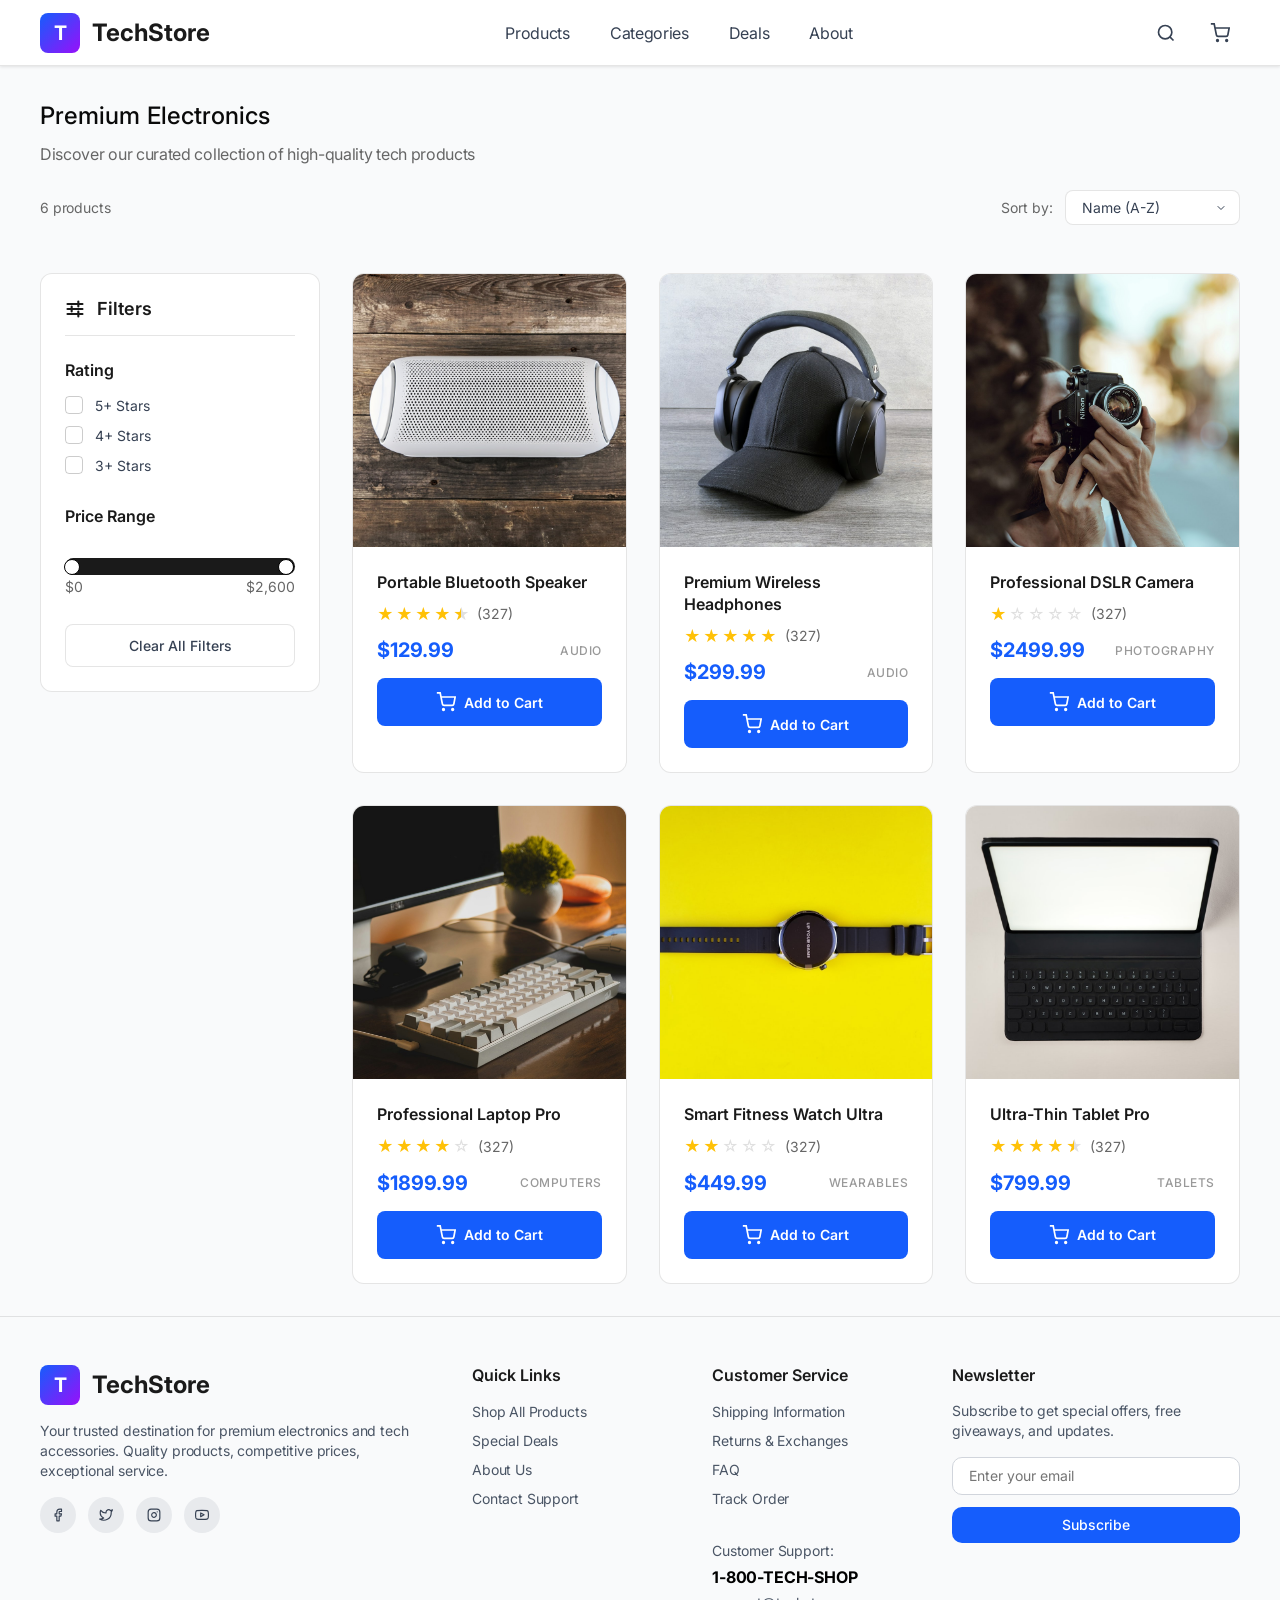
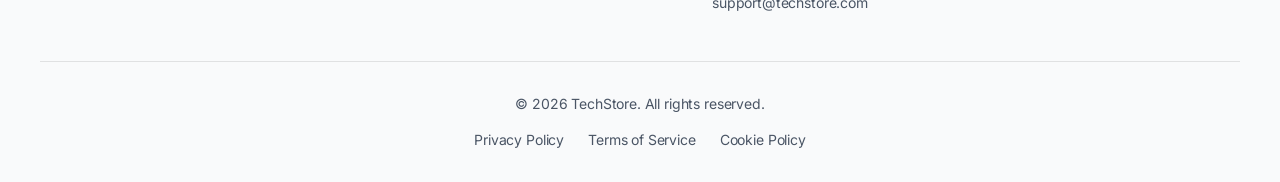
<file: index.html>
<!DOCTYPE html>
<html lang="ru">
<head>
    <meta charset="UTF-8">
    <meta name="viewport" content="width=device-width, initial-scale=1.0">
    <meta name="description" content="Premium Electronics - Discover our curated collection of high-quality tech products">
    <title>Catalog - TechStore</title>
    
    <link rel="preconnect" href="https://fonts.googleapis.com">
    <link rel="preconnect" href="https://fonts.gstatic.com" crossorigin>
    <link href="https://fonts.googleapis.com/css2?family=Inter:wght@400;500;600;700&display=swap" rel="stylesheet">
    
    <link rel="stylesheet" href="css/header.css">
    <link rel="stylesheet" href="css/catalog.css">
    <link rel="stylesheet" href="css/footer.css">
</head>
<body>
    <script src="../js/header.js"></script>
    
    <main class="catalog-page">
        <div class="container">
            <div class="page-header">
                <h1 class="page-title">Premium Electronics</h1>
                <p class="page-subtitle">Discover our curated collection of high-quality tech products</p>
            </div>

            <div class="catalog-info">
               <button class="mobile-filters-btn" id="mobileFiltersBtn">
                    <svg width="20" height="20" viewBox="0 0 24 24" fill="none" stroke="currentColor" stroke-width="2.5" stroke-linecap="round" stroke-linejoin="round">
                        
                        <line x1="3" y1="6" x2="21" y2="6"></line>
                        <line x1="16" y1="3" x2="16" y2="9"></line>
                        
                        <line x1="3" y1="12" x2="21" y2="12"></line>
                        <line x1="8" y1="9" x2="8" y2="15"></line>
                        
                        <line x1="3" y1="18" x2="21" y2="18"></line>
                        <line x1="16" y1="15" x2="16" y2="21"></line>
                    </svg>
                    <span>Filters</span>
                </button>
                <span class="products-count">6 products</span>
                <div class="sort-wrapper">
                    <label for="sort" class="sort-label">Sort by:</label>
                    <select id="sort" class="sort-select">
                        <option value="name-asc">Name (A-Z)</option>
                        <option value="name-desc">Name (Z-A)</option> 
                        <option value="price-asc">Price (Low to High)</option>
                        <option value="price-desc">Price (High to Low)</option>
                    </select>
                </div>
            </div>
                        
            <div class="catalog-content">
               
                <aside class="filters-sidebar" id="filtersSidebar">
                    <div class="filters-header">
                        <svg width="20" height="20" viewBox="0 0 24 24" fill="none" stroke="currentColor" stroke-width="2.5" stroke-linecap="round" stroke-linejoin="round">
                            <line x1="3" y1="6" x2="21" y2="6"></line>
                            <line x1="16" y1="3" x2="16" y2="9"></line>
                            
                            <line x1="3" y1="12" x2="21" y2="12"></line>
                            <line x1="8" y1="9" x2="8" y2="15"></line>
                            
                            <line x1="3" y1="18" x2="21" y2="18"></line>
                            <line x1="16" y1="15" x2="16" y2="21"></line>
                        </svg>
                        <span>Filters</span>
                        
                        <button class="filters-close-btn" id="filtersCloseBtn" aria-label="Close filters">
                            <svg width="24" height="24" viewBox="0 0 24 24" fill="none" stroke="currentColor" stroke-width="2">
                                <line x1="18" y1="6" x2="6" y2="18"></line>
                                <line x1="6" y1="6" x2="18" y2="18"></line>
                            </svg>
                        </button>
                    </div>
                    
                    <div class="filter-section">
                        <h3 class="filter-title">Rating</h3>
                        <div class="filter-options">
                            <label class="filter-option">
                                <input type="checkbox" name="rating" value="5">
                                <span class="checkmark"></span>
                                <span class="option-text">5+ Stars</span>
                            </label>
                            <label class="filter-option">
                                <input type="checkbox" name="rating" value="4">
                                <span class="checkmark"></span>
                                <span class="option-text">4+ Stars</span>
                            </label>
                            <label class="filter-option">
                                <input type="checkbox" name="rating" value="3">
                                <span class="checkmark"></span>
                                <span class="option-text">3+ Stars</span>
                            </label>
                        </div>
                    </div>
                    
                    <div class="filter-section">
                        <h3 class="filter-title">Price Range</h3>
                        <div class="slider-group">
                            <div class="slider-container">
                                <div class="slider-track"></div>
                                <div class="slider-range" id="sliderRange"></div>
                                <input type="range" min="0" max="2600" value="0" step="10" id="minPrice">
                                <input type="range" min="0" max="2600" value="2600" step="10" id="maxPrice">
                                <div class="price-labels">
                                    <span id="minValue">$0</span>
                                    <span id="maxValue">$2600</span>
                                </div>
                            </div>
                        </div>
                    </div>
                    
                    <button class="clear-filters-btn">Clear All Filters</button>
                </aside>
                
               
                <div class="products-grid" id="products-grid"></div>
            </div>
        </div>
    </main>
    
   
    <div class="filters-overlay" id="filtersOverlay"></div>
    
    
    <script src="../js/footer.js"></script>
    <script src="../js/filter/price-slider.js"></script>
    <script src="../js/filter/toggle.js"></script>
    <script src="../js/catalog/catalog.js"></script>
</body>
</html>
</file>
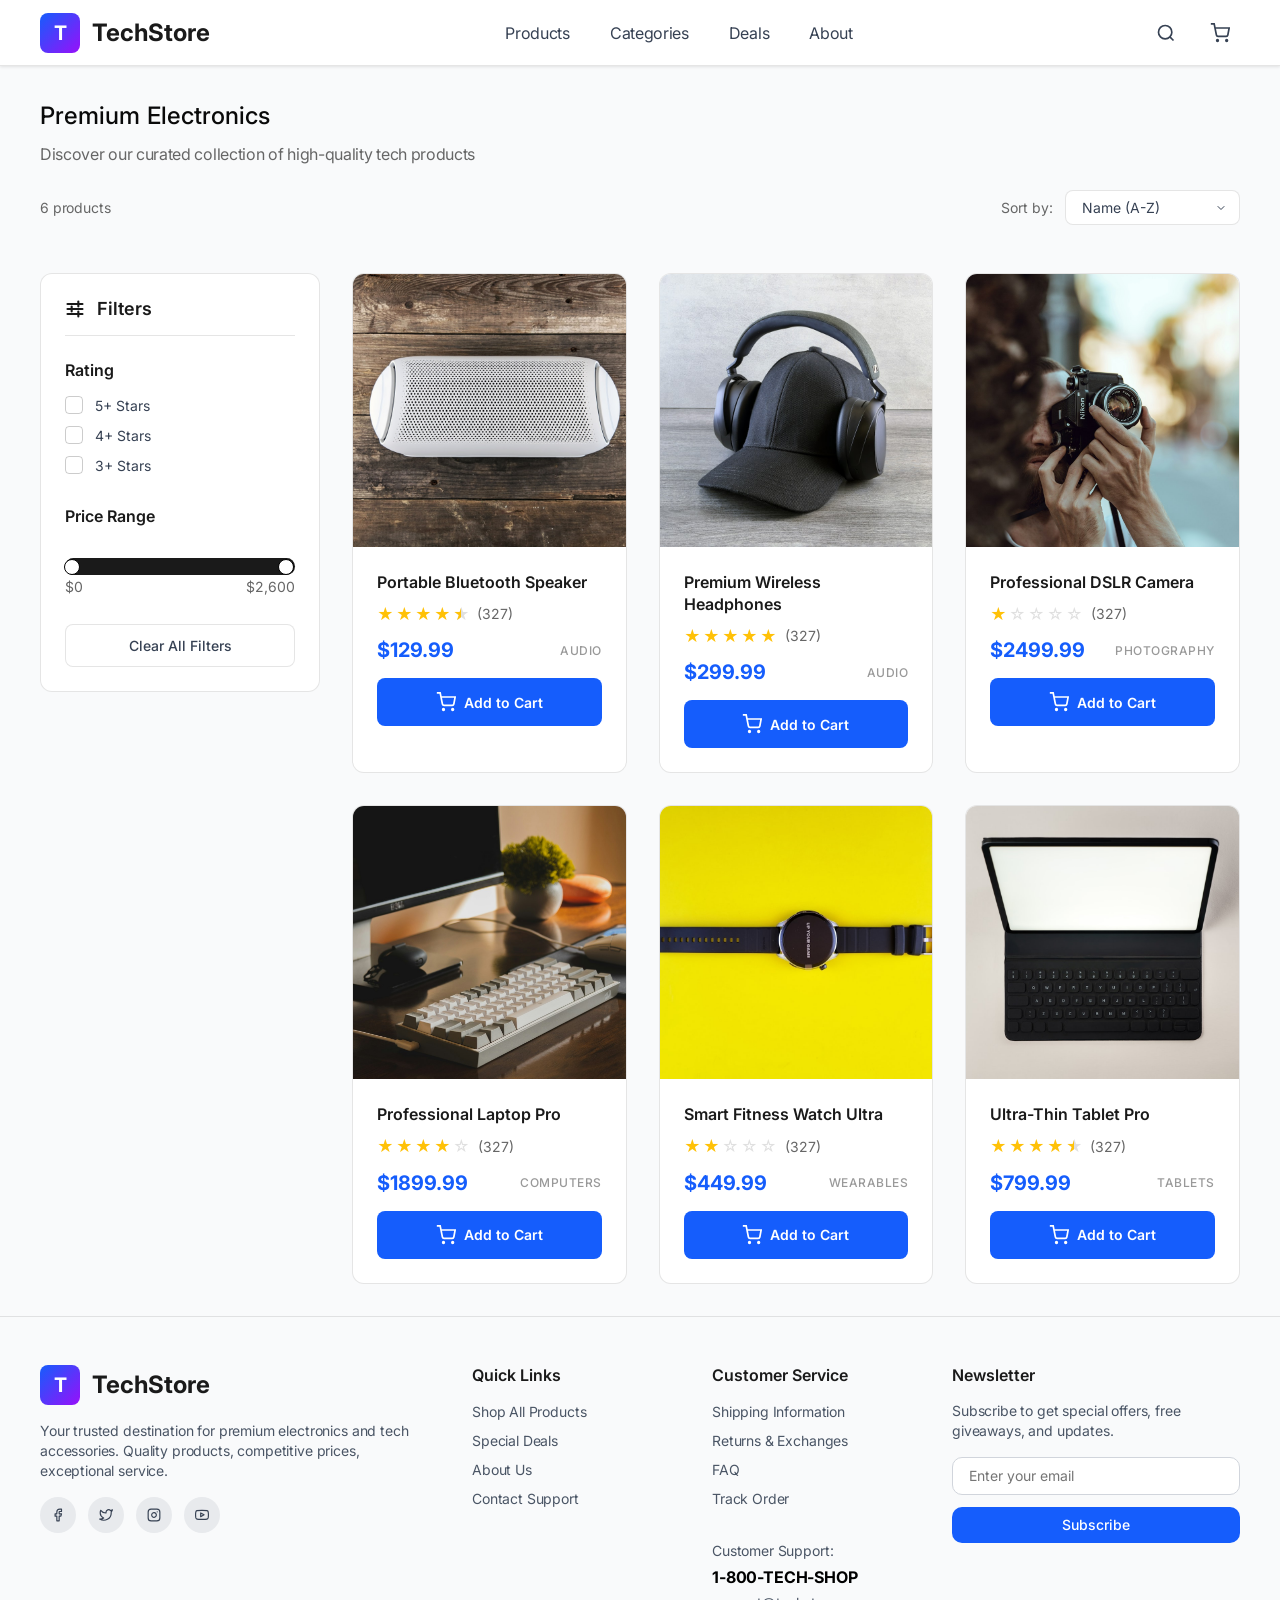
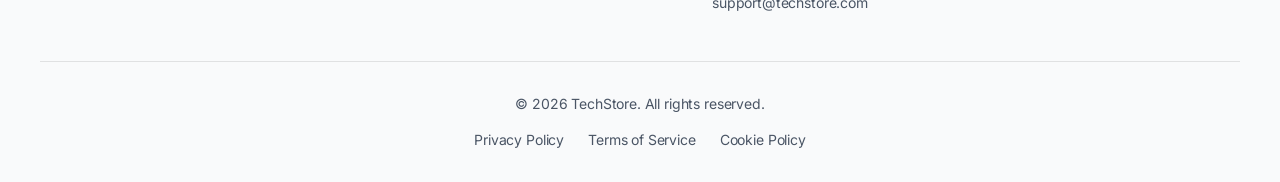
<file: html/index.html>
<!DOCTYPE html>
<html lang="ru">
<head>
    <meta charset="UTF-8">
    <meta name="viewport" content="width=device-width, initial-scale=1.0">
    <meta name="description" content="Premium Electronics - Discover our curated collection of high-quality tech products">
    <title>Catalog - TechStore</title>
    
    <link rel="preconnect" href="https://fonts.googleapis.com">
    <link rel="preconnect" href="https://fonts.gstatic.com" crossorigin>
    <link href="https://fonts.googleapis.com/css2?family=Inter:wght@400;500;600;700&display=swap" rel="stylesheet">
    
    <link rel="stylesheet" href="../css/header.css">
    <link rel="stylesheet" href="../css/catalog.css">
    <link rel="stylesheet" href="../css/footer.css">
</head>
<body>
    <script src="../js/header.js"></script>
    
    <main class="catalog-page">
        <div class="container">
            <div class="page-header">
                <h1 class="page-title">Premium Electronics</h1>
                <p class="page-subtitle">Discover our curated collection of high-quality tech products</p>
            </div>

            <div class="catalog-info">
               <button class="mobile-filters-btn" id="mobileFiltersBtn">
                    <svg width="20" height="20" viewBox="0 0 24 24" fill="none" stroke="currentColor" stroke-width="2.5" stroke-linecap="round" stroke-linejoin="round">
                        
                        <line x1="3" y1="6" x2="21" y2="6"></line>
                        <line x1="16" y1="3" x2="16" y2="9"></line>
                        
                        <line x1="3" y1="12" x2="21" y2="12"></line>
                        <line x1="8" y1="9" x2="8" y2="15"></line>
                        
                        <line x1="3" y1="18" x2="21" y2="18"></line>
                        <line x1="16" y1="15" x2="16" y2="21"></line>
                    </svg>
                    <span>Filters</span>
                </button>
                <span class="products-count">6 products</span>
                <div class="sort-wrapper">
                    <label for="sort" class="sort-label">Sort by:</label>
                    <select id="sort" class="sort-select">
                        <option value="name-asc">Name (A-Z)</option>
                        <option value="price-asc">Price (Low to High)</option>
                        <option value="price-desc">Price (High to Low)</option>
                    </select>
                </div>
            </div>
                        
            <div class="catalog-content">
               
                <aside class="filters-sidebar" id="filtersSidebar">
                    <div class="filters-header">
                        <svg width="20" height="20" viewBox="0 0 24 24" fill="none" stroke="currentColor" stroke-width="2.5" stroke-linecap="round" stroke-linejoin="round">
                            <line x1="3" y1="6" x2="21" y2="6"></line>
                            <line x1="16" y1="3" x2="16" y2="9"></line>
                            
                            <line x1="3" y1="12" x2="21" y2="12"></line>
                            <line x1="8" y1="9" x2="8" y2="15"></line>
                            
                            <line x1="3" y1="18" x2="21" y2="18"></line>
                            <line x1="16" y1="15" x2="16" y2="21"></line>
                        </svg>
                        <span>Filters</span>
                        
                        <button class="filters-close-btn" id="filtersCloseBtn" aria-label="Close filters">
                            <svg width="24" height="24" viewBox="0 0 24 24" fill="none" stroke="currentColor" stroke-width="2">
                                <line x1="18" y1="6" x2="6" y2="18"></line>
                                <line x1="6" y1="6" x2="18" y2="18"></line>
                            </svg>
                        </button>
                    </div>
                    
                    <div class="filter-section">
                        <h3 class="filter-title">Rating</h3>
                        <div class="filter-options">
                            <label class="filter-option">
                                <input type="checkbox" name="rating" value="5">
                                <span class="checkmark"></span>
                                <span class="option-text">5+ Stars</span>
                            </label>
                            <label class="filter-option">
                                <input type="checkbox" name="rating" value="4">
                                <span class="checkmark"></span>
                                <span class="option-text">4+ Stars</span>
                            </label>
                            <label class="filter-option">
                                <input type="checkbox" name="rating" value="3">
                                <span class="checkmark"></span>
                                <span class="option-text">3+ Stars</span>
                            </label>
                        </div>
                    </div>
                    
                    <div class="filter-section">
                        <h3 class="filter-title">Price Range</h3>
                        <div class="slider-group">
                            <div class="slider-container">
                                <div class="slider-track"></div>
                                <div class="slider-range" id="sliderRange"></div>
                                <input type="range" min="0" max="2600" value="0" step="10" id="minPrice">
                                <input type="range" min="0" max="2600" value="2600" step="10" id="maxPrice">
                                <div class="price-labels">
                                    <span id="minValue">$0</span>
                                    <span id="maxValue">$2600</span>
                                </div>
                            </div>
                        </div>
                    </div>
                    
                    <button class="clear-filters-btn">Clear All Filters</button>
                </aside>
                
               
                <div class="products-grid" id="products-grid"></div>
            </div>
        </div>
    </main>
    
   
    <div class="filters-overlay" id="filtersOverlay"></div>
    
    
    <script src="../js/footer.js"></script>
    <script src="../js/filter/price-slider.js"></script>
    <script src="../js/filter/toggle.js"></script>
    <script src="../js/catalog/catalog.js"></script>
</body>
</html>
</file>
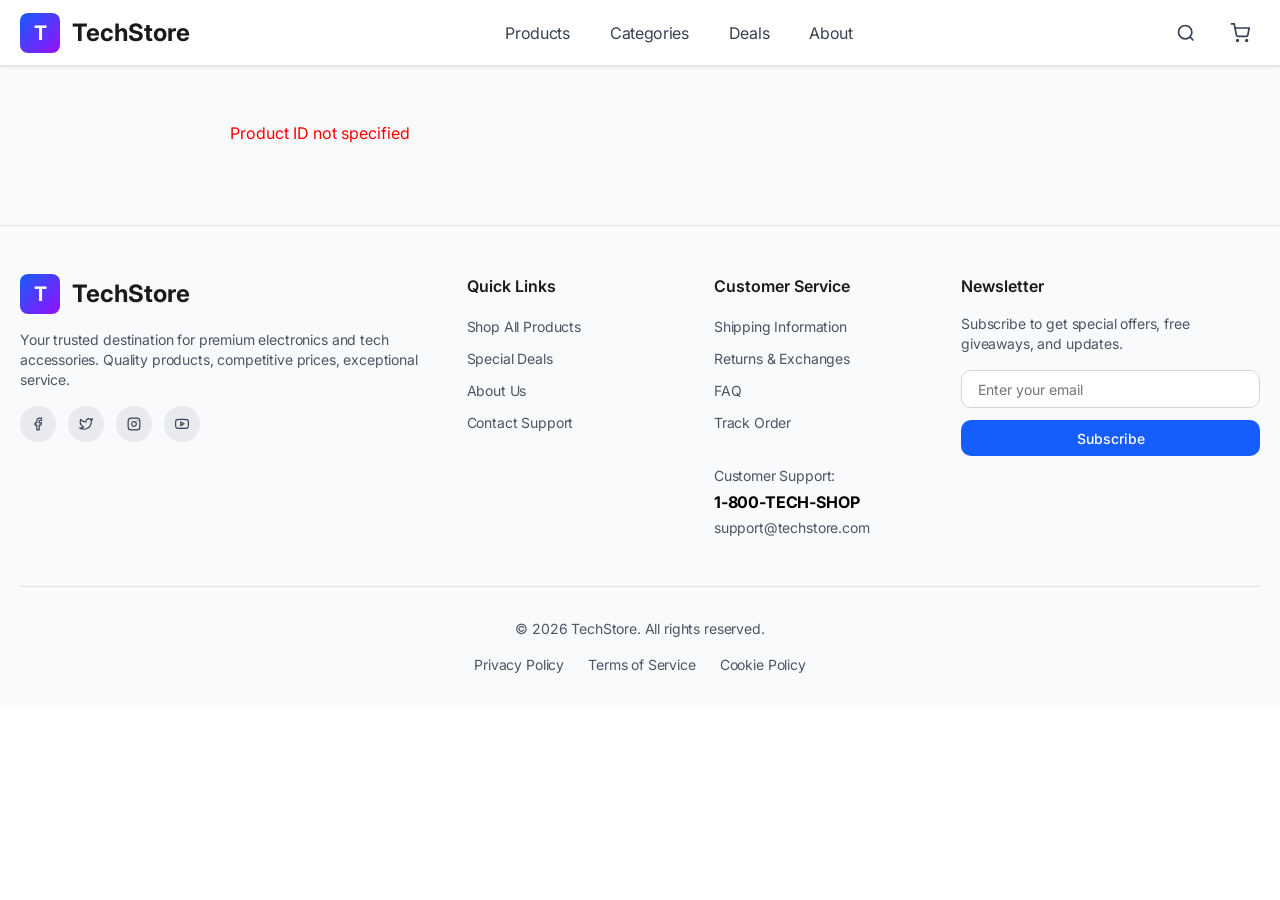
<file: html/card.html>
<!DOCTYPE html>
<html lang="ru">

<head>
    <meta charset="UTF-8">
    <meta name="viewport" content="width=device-width, initial-scale=1.0">
    <meta name="description" content="Product - TechStore">
    <title>Product - TechStore</title>

    <link rel="preconnect" href="https://fonts.googleapis.com">
    <link rel="preconnect" href="https://fonts.gstatic.com" crossorigin>
    <link href="https://fonts.googleapis.com/css2?family=Inter:wght@400;500;600;700&display=swap" rel="stylesheet">

    <link rel="stylesheet" href="../../css/header.css">
    <link rel="stylesheet" href="../../css/footer.css">
    <link rel="stylesheet" href="../../css/card.css">
</head>

<body>
    <script src="../../js/header.js"></script>

    <main class="product-page">
        <div class="container">


            <div class="product-layout">

                <section class="product-gallery" aria-label="Product images">
                    <div class="gallery-main">
                        <img src="" alt="" class="gallery-main__img" id="main-image">
                        <button class="gallery-nav gallery-nav--prev" aria-label="Previous image">
                            <svg width="20" height="20" viewBox="0 0 24 24" fill="none" stroke="currentColor"
                                stroke-width="2.5">
                                <polyline points="15 18 9 12 15 6"></polyline>
                            </svg>
                        </button>
                        <button class="gallery-nav gallery-nav--next" aria-label="Next image">
                            <svg width="20" height="20" viewBox="0 0 24 24" fill="none" stroke="currentColor"
                                stroke-width="2.5">
                                <polyline points="9 18 15 12 9 6"></polyline>
                            </svg>
                        </button>
                    </div>
                    <div class="gallery-thumbs" id="thumbs-container"></div>
                </section>


                <section class="product-info">
                    <div class="info-block info-block--top">
                        <h1 class="product-title" id="product-title"></h1>
                        <div class="product-rating">
                            <div class="stars" id="rating-stars"></div>
                            <span class="rating-score" id="rating-score"></span>
                        </div>
                        <span class="rating-reviews" id="rating-reviews"></span>
                        <div class="product-price-row">
                            <span class="price-value" id="product-price"></span>
                            <span class="shipping-text" id="shipping-text"></span>
                        </div>
                    </div>

                    <div class="info-block info-block--highlights">
                        <h3 class="highlights-title">Key Highlights</h3>
                        <ul class="highlights-list" id="highlights-list"></ul>
                    </div>

                    <div class="info-block info-block--description">
                        <h3 class="description-title">Description</h3>
                        <p class="description-text" id="description-text"></p>
                    </div>

                    <div class="info-block info-block--quantity">
                        <label class="quantity-label">Quantity</label>
                        <div class="quantity-controls">
                            <button class="qty-btn qty-btn--minus" aria-label="Decrease">-</button>
                            <input type="text" class="qty-input" value="1" readonly>
                            <button class="qty-btn qty-btn--plus" aria-label="Increase">+</button>
                        </div>
                    </div>

                    <button class="btn btn--add-to-cart" id="add-to-cart-btn">
                        <svg class="btn-icon" width="20" height="20" viewBox="0 0 24 24" fill="none"
                            stroke="currentColor" stroke-width="2">
                            <circle cx="9" cy="21" r="1" />
                            <circle cx="20" cy="21" r="1" />
                            <path d="M1 1h4l2.68 13.39a2 2 0 0 0 2 1.61h9.72a2 2 0 0 0 2-1.61L23 6H6" />
                        </svg>
                        <span class="btn-text">Add to Cart</span>
                    </button>

                    <div id="specs-container"></div>
                </section>
            </div>
        </div>
    </main>

    <script src="../../js/footer.js"></script>
    <script src="../../js/card/card.js"></script>
</body>

</html>
</file>
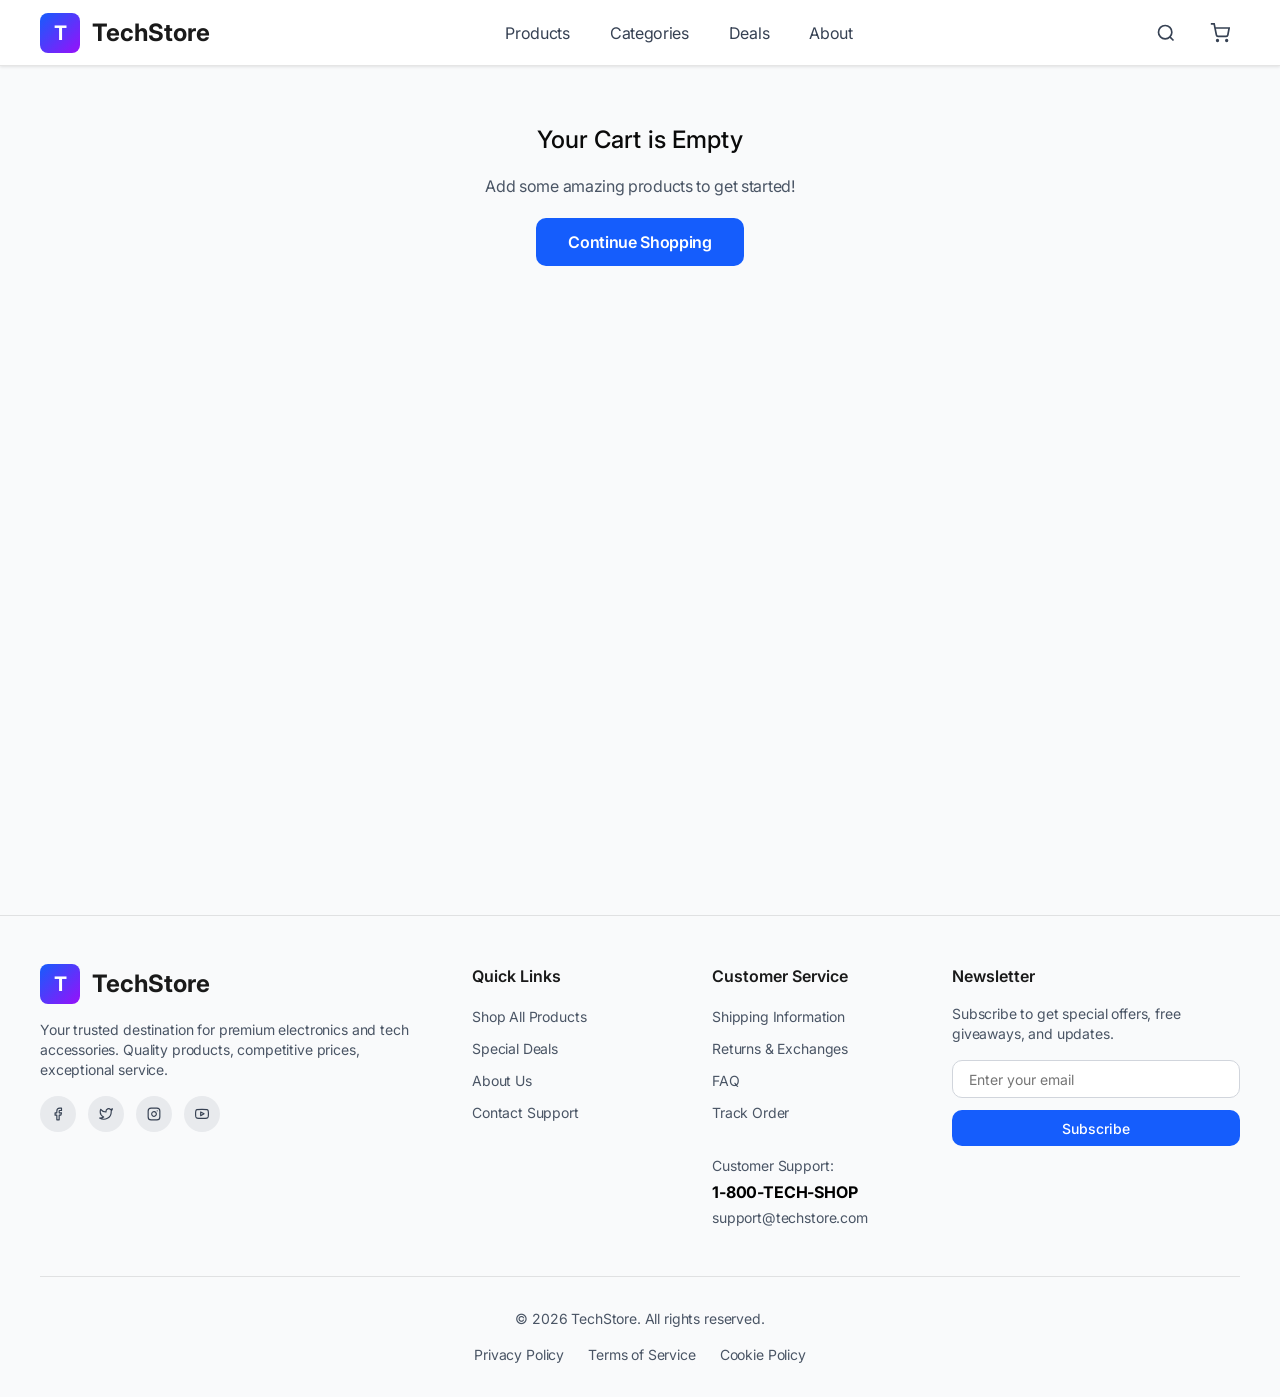
<file: html/cart.html>
<!DOCTYPE html>
<html lang="ru">
<head>
    <meta charset="UTF-8">
    <meta name="viewport" content="width=device-width, initial-scale=1.0">
    <title>Корзина — Shopping Cart</title>
    <link rel="stylesheet" href="../css/header.css">
    <link rel="stylesheet" href="../css/cart.css">
    <link rel="stylesheet" href="../css/footer.css">
    <link rel="preconnect" href="https://fonts.googleapis.com">
    <link rel="preconnect" href="https://fonts.gstatic.com" crossorigin>
    <link href="https://fonts.googleapis.com/css2?family=Inter:wght@400;500;600;700&display=swap" rel="stylesheet">
</head>
<body>
    <main class="pk-container">
        <section class="main-content" id="cartPage">
            <h1 class="heading" id="cartHeading">Shopping Cart</h1>
            
            <div class="cart-container" id="cartContainer">
                <div class="cart-items" id="cartItemsList"></div>
                
                <div class="cart-sidebar">
                    <aside class="order-summary">
                        <h2 class="summary-title">Order Summary</h2>
                        
                        <div class="totals-section">
                            <div class="total-row">
                                <span class="total-label">Subtotal</span>
                                <span class="total-value" id="subtotalValue">$0.00</span>
                            </div>
                            <div class="total-row discount-row hidden" id="discountRow">
                                <span class="total-label discount-label">Discount (<span id="discountCode">SAVE10</span>)</span>
                                <span class="total-value discount-value" id="discountValue">-$0.00</span>
                            </div>
                            <div class="total-row">
                                <span class="total-label">Tax (8%)</span>
                                <span class="total-value" id="taxValue">$0.00</span>
                            </div>
                            <div class="total-row total-divider">
                                <span class="total-label total-bold">Total</span>
                                <span class="total-value total-bold total-highlight" id="totalValue">$0.00</span>
                            </div>
                        </div>
                        
                        <div class="promo-section">
                            <label class="promo-label">Promo Code</label>
                            <div class="promo-input-group">
                                <input type="text" class="promo-input" id="promoInput" placeholder="Enter code">
                                <button class="promo-apply" id="applyPromo">Apply</button>
                            </div>
                            <p class="promo-hint">Try code "SAVE10" for 10% off</p>
                            <p class="promo-error hidden" id="promoError">Неверный промокод</p>
                        </div>
                        
                        <button class="checkout-btn" id="checkoutBtn" disabled>Proceed to Checkout</button>
                    </aside>
                    
                    <div class="shipping-info" id="shippingInfo">
                    <div class="shipping-header">
                        <svg class="shipping-icon" xmlns="http://www.w3.org/2000/svg" width="20" height="20" viewBox="0 0 24 24" fill="none" stroke="currentColor" stroke-width="2" stroke-linecap="round" stroke-linejoin="round">
                            <path d="M14 18V6a2 2 0 0 0-2-2H4a2 2 0 0 0-2 2v11a1 1 0 0 0 1 1h2"></path>
                            <path d="M15 18H9"></path>
                            <path d="M19 18h2a1 1 0 0 0 1-1v-3.65a1 1 0 0 0-.22-.624l-3.48-4.35A1 1 0 0 0 17.52 8H14"></path>
                            <circle cx="17" cy="18" r="2"></circle>
                            <circle cx="7" cy="18" r="2"></circle>
                        </svg>
                        <h3 class="shipping-title">Shipping Information</h3>
                    </div>
                    
                    <div class="shipping-address">
                        <svg class="address-icon" xmlns="http://www.w3.org/2000/svg" width="16" height="16" viewBox="0 0 24 24" fill="none" stroke="currentColor" stroke-width="2" stroke-linecap="round" stroke-linejoin="round">
                            <path d="M20 10c0 4.993-5.539 10.193-7.399 11.799a1 1 0 0 1-1.202 0C9.539 20.193 4 14.993 4 10a8 8 0 0 1 16 0"></path>
                            <circle cx="12" cy="10" r="3"></circle>
                        </svg>
                        <div class="address-details">
                            <p class="address-label">Delivery Address</p>
                            <p class="address-line">123 Tech Street</p>
                            <p class="address-line">San Francisco, CA 94105</p>
                        </div>
                    </div>
                        
                    <div class="shipping-details">
                        <p class="delivery-label">Estimated Delivery</p>
                        <p class="delivery-time">3-5 business days</p>
                        <p class="delivery-promo">Free shipping on orders over $50</p>
                    </div>
                    </div>
                </div>
            </div>
            
            <div class="empty-cart-state hidden" id="emptyCartState">
                <h1 class="heading">Your Cart is Empty</h1>
                <p class="paragraph">Add some amazing products to get started!</p>
                <a href="/" class="btn-continue" id="continueShopping">Continue Shopping</a>
            </div>
        </section>
    </main>

    <script src="../js/cart/cart.js"></script>
    <script src="../js/header.js"></script>
    <script src="../js/footer.js"></script>
</body>
</html>
</file>
<file: css/header.css>
* {
    margin: 0;
    padding: 0;
    box-sizing: border-box;
}

body {
    font-family: 'Inter', -apple-system, BlinkMacSystemFont, 'Segoe UI', Roboto, sans-serif;
    -webkit-font-smoothing: antialiased;
    -moz-osx-font-smoothing: grayscale;
    text-rendering: optimizeLegibility;
}

.header {
    width: 100%;
    background: #FFFFFF;
    border-bottom: 1px solid rgba(0, 0, 0, 0.1);
    box-shadow: 0px 1px 3px 0px rgba(0, 0, 0, 0.1);
    position: sticky;
    top: 0;
    z-index: 100;
}

.container {
    max-width: 1440px;
    margin: 0 auto;
    padding: 0 126.5px;
}

.header-wrapper {
    display: flex;
    align-items: center;
    justify-content: space-between;
    height: 65px;
}

.logo {
    display: flex;
    align-items: center;
    gap: 0.75rem;
    text-decoration: none;
    color: #1a1a1a;
}

.logo-icon {
    width: 40px;
    height: 40px;
    background: linear-gradient(135deg, #155DFC 0%, #9810FA 100%);
    border-radius: 8px;
    display: flex;
    align-items: center;
    justify-content: center;
    flex-shrink: 0;
}

.logo-icon span {
    color: white;
    font-weight: 700;
    font-size: 1.25rem;
}

.logo-text {
    font-size: 1.5rem;
    font-weight: 700;
    white-space: nowrap;
}

.nav-list {
    display: flex;
    list-style: none;
    gap: 2.5rem;
}

.nav-link {
    font-family: 'Inter', sans-serif;
    font-size: 16px;
    font-weight: 400;
    line-height: 24px;
    letter-spacing: -0.31px;
    color: #364153;
    text-decoration: none;
    transition: color 0.3s ease;
}

.nav-link:hover {
    color: #155DFC;
}

.header-actions {
    display: flex;
    align-items: center;
    gap: 1rem;
}

.icon-btn {
    background: none;
    border: none;
    cursor: pointer;
    padding: 0.5rem;
    color: #364153;
    transition: color 0.3s ease;
    border-radius: 50%;
    transition: background-color 0.2s ease;
    display: inline-flex;
    align-items: center;
    justify-content: center;
    position: relative;
}

.icon-btn:hover {
    background-color: #f3f4f6;
}

.icon-btn svg {
    width: 20px;
    height: 20px;
}

.cart-btn {
    position: relative;
    display: inline-flex;
    align-items: center;
    justify-content: center;
    width: 40px;
    height: 40px;
}

.cart-badge {
    position: absolute;
    right: 0;
    top: 0;
    display: none;
    align-items: center !important;
    justify-content: center !important;
    min-width: 20px;
    height: 20px;
    padding: 0 4px;
    background: #155DFC;
    color: #fff;
    font-size: 11px;
    font-weight: 600;
    border-radius: 9999px;
    line-height: 1;
    pointer-events: none;
    z-index: 1;
    transform: translate(25%, -25%);
    box-sizing: border-box;
    text-align: center;
    vertical-align: middle;
    padding: 0;
    min-width: 20px;
    width: 20px;
    height: 20px;
    line-height: 20px;
}

.mobile-badge {
    position: static;
    margin-left: 6px;
    min-width: 18px;
    height: 18px;
    font-size: 10px;
    padding: 0 4px;
    vertical-align: middle;
    display: none;
}

.cart-link {
    text-decoration: none;
    color: inherit;
    display: inline-block;
}

.burger-btn {
    display: none;
    flex-direction: column;
    gap: 5px;
    background: none;
    border: none;
    cursor: pointer;
    padding: 0.5rem;
}

.burger-btn span {
    width: 24px;
    height: 2px;
    background: #364153;
    border-radius: 2px;
    transition: all 0.3s ease;
}

.mobile-menu {
    display: none;
    width: 100%;
    background: #fff;
    border-top: 1px solid rgba(0, 0, 0, 0.1);
    padding: 1rem 0;
}

.mobile-menu.active {
    display: block;
}

.mobile-nav-list {
    list-style: none;
    display: flex;
    flex-direction: column;
}

.mobile-nav-item {
    border-bottom: 1px solid rgba(0, 0, 0, 0.05);
}

.mobile-nav-link {
    font-family: 'Inter', sans-serif;
    font-size: 16px;
    font-weight: 400;
    color: #364153;
    text-decoration: none;
    padding: 1rem 1.5rem;
    display: block;
    transition: color 0.3s ease;
}

.mobile-nav-link:hover {
    color: #155DFC;
}

body.menu-open {
    overflow: hidden;
}

@media (min-width: 1440px) {
    .container {
        padding: 0 60px;
    }
}


@media (max-width: 1024px) {
    .container {
        padding: 0 40px;
    }
    
    .nav-list {
        gap: 1.5rem;
    }
    
    .nav-link {
        font-size: 15px;
    }
    
    .logo-text {
        font-size: 1.35rem;
    }
}

@media (max-width: 768px) {
    .container {
        padding: 0 20px;
    }
    
    .nav {
        display: none;
    }
    
    .burger-btn {
        display: flex;
    }
    
    .mobile-menu {
        display: none;
    }
    
    .mobile-menu.active {
        display: block;
    }
    
    .logo-text {
        font-size: 1.25rem;
    }
    
    .logo-icon {
        width: 36px;
        height: 36px;
    }
    
    .logo-icon span {
        font-size: 1.1rem;
    }
    
    .header-actions {
        gap: 0.5rem;
    }
    
    .icon-btn svg {
        width: 20px;
        height: 20px;
    }
}

@media (max-width: 375px) {
    .container {
        padding: 0 15px;
    }
    
    .logo-text {
        display: none;
    }
    
    .logo-icon {
        width: 32px;
        height: 32px;
    }
    
    .logo-icon span {
        font-size: 1rem;
    }
    
    .icon-btn svg {
        width: 18px;
        height: 18px;
    }
    
    .mobile-nav-link {
        font-size: 15px;
        padding: 0.875rem 1rem;
    }
}
</file>
<file: css/catalog.css>
.catalog-page {
    min-height: 100vh;
    padding: 2rem 0;
    background: #F9FAFB;
}

.container {
    max-width: 1620px;
    margin: 0 auto;
    padding: 0 50%; 
}

.page-header {
    margin-bottom: 1.5rem;
}

.page-title {
    font-family: 'Inter', sans-serif;
    font-weight: 500;
    font-size: 24px;
    line-height: 36px;
    letter-spacing: 0.07px;
    color: #0A0A0A;
    margin: 0 0 0.5rem 0;
    -webkit-font-smoothing: antialiased;
    -moz-osx-font-smoothing: grayscale;
}

.page-subtitle {
    font-family: 'Inter', sans-serif;
    font-weight: 400;
    font-size: 16px;
    line-height: 24px;
    letter-spacing: -0.31px;
    color: #666;
    margin: 0;
}


.catalog-info {
    display: flex;
    justify-content: space-between;
    align-items: center;
    padding-bottom: 1rem;
    margin-bottom: 2rem;
    
}

.products-count {
    font-family: 'Inter', sans-serif;
    font-weight: 400;
    font-size: 14px;
    line-height: 20px;
    letter-spacing: -0.15px;
    color: #666;
}

.sort-wrapper {
    display: flex;
    align-items: center;
    gap: 0.75rem;
}

.sort-label {
    font-family: 'Inter', sans-serif;
    font-size: 14px;
    color: #666;
}

.sort-select {
    font-family: 'Inter', sans-serif;
    font-size: 14px;
    padding: 0.5rem 2rem 0.5rem 1rem;
    border: 1px solid rgba(0, 0, 0, 0.1);
    border-radius: 8px;
    background: #fff;
    color: #364153;
    cursor: pointer;
    outline: none;
    transition: border-color 0.3s ease;
    appearance: none;
    background-image: url("data:image/svg+xml,%3Csvg xmlns='http://www.w3.org/2000/svg' width='12' height='12' viewBox='0 0 24 24' fill='none' stroke='%23364153' stroke-width='2' stroke-linecap='round' stroke-linejoin='round'%3E%3Cpolyline points='6 9 12 15 18 9'%3E%3C/polyline%3E%3C/svg%3E");
    background-repeat: no-repeat;
    background-position: right 0.75rem center;
}

.sort-select:hover,
.sort-select:focus {
    border-color: #155DFC;
}


.catalog-content {
    display: grid;
    grid-template-columns: 280px 1fr; 
    gap: 2rem;
    align-items: start;
    position: relative;
}


.filters-sidebar {
    background: #fff;
    border: 1px solid rgba(0, 0, 0, 0.1);
    border-radius: 12px;
    padding: 1.5rem;
    height: fit-content;
    position: sticky;
    top: 80px;
    align-self: start;
    overflow: visible;
    z-index: 10;
}

.filters-header {
    display: flex;
    align-items: center;
    gap: 0.75rem;
    margin-bottom: 1.5rem;
    padding-bottom: 1rem;
    border-bottom: 1px solid rgba(0, 0, 0, 0.1);
}

.filters-header svg {
    color: #1a1a1a;
}

.filters-header span {
    font-family: 'Inter', sans-serif;
    font-size: 18px;
    font-weight: 600;
    color: #1a1a1a;
}


.filters-close-btn {
    display: none;
    margin-left: auto;
    background: none;
    border: none;
    cursor: pointer;
    padding: 0.5rem;
    color: #666;
    transition: color 0.3s ease;
}

.filters-close-btn:hover {
    color: #1a1a1a;
}


.filter-section {
    margin-bottom: 2rem;
}

.filter-title {
    font-family: 'Inter', sans-serif;
    font-size: 16px;
    font-weight: 600;
    color: #1a1a1a;
    margin: 0 0 1rem 0;
}

.filter-options {
    display: flex;
    flex-direction: column;
    gap: 0.75rem;
}

.filter-option {
    display: flex;
    align-items: center;
    gap: 0.75rem;
    cursor: pointer;
}

.filter-option input[type="checkbox"] {
    display: none;
}

.checkmark {
    position: relative;
    width: 18px;
    height: 18px;
    border: 1px solid rgba(0, 0, 0, 0.2);
    border-radius: 4px;
    flex-shrink: 0;
    transition: all 0.3s ease;
}

.filter-option input[type="checkbox"]:checked + .checkmark {
    background: #000000;
    border-color: #00000000;
}

.filter-option input[type="checkbox"]:checked + .checkmark::after {
    content: '';
    position: absolute;
    left: 5px;
    top: 2px;
    width: 4px;
    height: 8px;
    border: solid white;
    border-width: 0 2px 2px 0;
    transform: rotate(45deg);
}

.option-text {
    font-family: 'Inter', sans-serif;
    font-size: 14px;
    color: #364153;
}

.clear-filters-btn {
    width: 100%;
    padding: 0.75rem 1rem;
    border: 1px solid rgba(0, 0, 0, 0.1);
    border-radius: 8px;
    background: #fff;
    font-family: 'Inter', sans-serif;
    font-size: 14px;
    font-weight: 500;
    color: #364153;
    cursor: pointer;
    transition: all 0.3s ease;
}

.clear-filters-btn:hover {
    background: #F9FAFB;
    border-color: rgba(0, 0, 0, 0.2);
}


.slider-group {
    width: 100%;
}

.slider-container {
    position: relative;
    width: 100%;
    height: 50px;
}

.slider-track {
    position: absolute;
    width: 100%;
    height: 17px;
    background: #cccccc;
    border-radius: 10px;
    top: 16px;
    z-index: 1;
}

.slider-range {
    position: absolute;
    height: 17px;
    background: #1a1a1a;
    border-radius: 10px;
    top: 16px;
    z-index: 2;
    transition: none;
}

.slider-container input {
    position: absolute;
    width: 100%;
    pointer-events: none;
    appearance: none;
    background: none;
    top: 0;
    left: -1px;
    height: 50px;
    z-index: 3;
}

.slider-container input::-webkit-slider-thumb {
    pointer-events: auto;
    appearance: none;
    width: 16px;
    height: 16px;
    background: white;
    border-radius: 50%;
    border: 1px solid black;
    cursor: pointer;
    transition: none;
}

.slider-container input::-webkit-slider-thumb:hover {
    background: white;
    box-shadow: 0 0 0 6px rgba(35, 35, 35, 0.14);
}

.slider-container input::-moz-range-thumb {
    pointer-events: auto;
    appearance: none;
    width: 16px;
    height: 16px;
    background: white;
    border-radius: 50%;
    border: 1px solid black;
    cursor: pointer;
    transition: none;
}

.price-labels {
    position: absolute;
    top: 36px;
    left: 0;
    width: 100%;
    display: flex;
    justify-content: space-between;
    font-family: 'Inter', sans-serif;
    font-size: 14px;
    color: #666;
}


.mobile-filters-btn {
    display: none; 
    align-items: center;
    gap: 0.5rem;
    padding: 0.75rem 1.25rem;
    background: #fff;
    border: 1px solid rgba(0, 0, 0, 0.1);
    border-radius: 8px;
    font-family: 'Inter', sans-serif;
    font-size: 14px;
    font-weight: 500;
    color: #364153;
    cursor: pointer;
    transition: all 0.3s ease;
    width: fit-content;
}

.mobile-filters-btn:hover {
    background: #F9FAFB;
}

.filters-overlay {
    position: fixed;
    top: 0;
    left: 0;
    width: 100%;
    height: 100%;
    background: rgba(0, 0, 0, 0.5);
    z-index: 999;
    opacity: 0;
    visibility: hidden;
    transition: all 0.3s ease;
}

.filters-overlay.active {
    opacity: 1;
    visibility: visible;
}


.products-grid {
    display: grid;
    grid-template-columns: repeat(3, 1fr); 
    gap: 2rem;
}

.product-card {
    background: #fff;
    border: 1px solid rgba(0, 0, 0, 0.1);
    border-radius: 12px;
    overflow: hidden; 
    transition: box-shadow 0.3s ease; 
    cursor: pointer;
    min-width: 0;
    width: 100%;
}

.product-card:hover {
    box-shadow: 0 8px 24px rgba(0, 0, 0, 0.12);
}

.product-image-wrapper {
    position: relative;
    width: 100%;
    padding-top: 100%;
    overflow: hidden; 
    background: #f5f5f5;
}


.product-image {
    position: absolute;
    top: 0;
    left: 0;
    width: 100%;
    height: 100%;
    object-fit: cover;
    transition: transform 0.5s ease; 
}


.product-card:hover .product-image {
    transform: scale(1.1); 
}

.product-badge {
    position: absolute;
    top: 12px;
    left: 12px;
    background: #155DFC;
    color: #fff;
    padding: 4px 12px;
    border-radius: 6px;
    font-size: 12px;
    font-weight: 500;
    font-family: 'Inter', sans-serif;
}

.product-info {
    padding: 1.5rem;
}

.product-title {
    font-family: 'Inter', sans-serif;
    font-size: 16px;
    font-weight: 600;
    color: #1a1a1a;
    margin: 0 0 0.75rem 0;
    line-height: 1.4;
}

.product-rating {
    display: flex;
    align-items: center;
    gap: 0.5rem;
    margin-bottom: 1rem;
}

.stars-wrapper {
    display: inline-flex;
    align-items: center;
    gap: 2px;
}

.star {
    position: relative;
    display: inline-block;
    font-size: 16px;
    line-height: 1;
}

.star.full { color: #FFC107; }
.star.empty { color: #E0E0E0; }

.star.half {
    width: 16px;
    height: 16px;
    overflow: hidden;
}

.star.half .star-empty {
    position: absolute;
    color: #E0E0E0;
    z-index: 1;
}

.star.half .star-fill {
    position: absolute;
    color: #FFC107;
    width: 50%;
    overflow: hidden;
    z-index: 2;
}

.rating-count {
    font-family: 'Inter', sans-serif;
    font-size: 14px;
    color: #666;
}

.product-footer {
    display: flex;
    justify-content: space-between;
    align-items: center;
}

.product-price {
    font-family: 'Inter', sans-serif;
    font-size: 20px;
    font-weight: 700;
    color: #155DFC;
}

.product-category {
    font-family: 'Inter', sans-serif;
    font-size: 12px;
    font-weight: 500;
    color: #999;
    text-transform: uppercase;
    letter-spacing: 0.5px;
}




@media (min-width: 1440px) {
    .container {
        padding: 0 60px;
    }
}

@media (max-width: 1439px) {
    .container {
        padding: 0 40px;
    }
}


@media (max-width: 1024px) {
    .catalog-info {
        flex-wrap: wrap;
        gap: 1rem;
    }
    
    
    .mobile-filters-btn {
        display: flex;
    }
    
    
    .filters-close-btn {
        display: none;
    }
    
    
    .filters-sidebar {
        position: fixed;
        top: 0;
        left: -100%;
        width: 320px;
        max-width: 90%;
        height: 100vh;
        z-index: 1000;
        overflow-y: auto;
        transition: left 0.3s ease;
        box-shadow: 2px 0 20px rgba(0, 0, 0, 0.15);
        background: #fff;
        padding-top: 1rem;
    }
    
    .filters-sidebar.active {
        left: 0;
    }
    
 
    .filters-sidebar.active .filters-close-btn {
        display: block;
    }
    
    
    .catalog-content {
        grid-template-columns: 1fr;
    }
    
    .products-grid {
        grid-template-columns: repeat(2, 1fr); 
        gap: 1.5rem;
    }
    
  
    body.filters-open {
        overflow: hidden;
    }
}


@media (max-width: 768px) {
    .container {
        padding: 0 24px;
    }
    
    .page-title {
        font-size: 20px;
        line-height: 28px;
    }
    
    .page-subtitle {
        font-size: 14px;
        line-height: 20px;
    }
    
    .products-grid {
        grid-template-columns: 1fr; 
        gap: 1rem;
    }
    
    .product-title {
        font-size: 15px;
    }
    
    .product-price {
        font-size: 18px;
    }
}


@media (max-width: 375px) {
    .container {
        padding: 0 16px;
    }
    
    .catalog-page {
        padding: 1.5rem 0;
    }
    
    .page-header {
        margin-bottom: 1rem;
    }
    
    .page-title {
        font-size: 18px;
        line-height: 24px;
        letter-spacing: 0.05px;
    }
    
    .page-subtitle {
        font-size: 13px;
        line-height: 18px;
        letter-spacing: -0.25px;
    }
    
    .products-count,
    .sort-label,
    .sort-select {
        font-size: 13px;
    }
    
    .sort-select {
        padding: 0.5rem 1.75rem 0.5rem 0.75rem;
        max-width: 160px;
    }
    
    .filters-sidebar {
        width: 100%;
        max-width: 100%;
    }
}




.add-to-cart-btn {
    display: flex;
    align-items: center;
    justify-content: center;
    gap: 0.5rem;
    width: 100%;
    padding: 0.875rem 1.5rem;
    margin-top: 1rem;
    background: #155DFC;
    border: none;
    border-radius: 8px;
    color: #fff;
    font-family: 'Inter', sans-serif;
    font-size: 14px;
    font-weight: 600;
    cursor: pointer;
    transition: all 0.3s ease;
}

.add-to-cart-btn:hover {
    background: #0d4ddb;
    transform: translateY(-2px);
    box-shadow: 0 4px 12px rgba(21, 93, 252, 0.3);
}

.add-to-cart-btn:active {
    transform: translateY(0);
}

.add-to-cart-btn.added {
    background: #10B981;
}

.add-to-cart-btn.added:hover {
    background: #059669;
}

.add-to-cart-btn svg {
    flex-shrink: 0;
}


.product-info {
    padding: 1.5rem;
    display: flex;
    flex-direction: column;
}

.product-footer {
    margin-bottom: 0;
}
</file>
<file: css/footer.css>
.footer {
    background: #F9FAFB;
    border-top: 1px solid rgba(0, 0, 0, 0.1);
    padding: 3rem 0 2rem;
}



.footer-content {
    display: grid;
    grid-template-columns: 2fr 1fr 1fr 1.5fr;
    gap: 3rem;
    margin-bottom: 3rem;
}

.footer-column {
    display: flex;
    flex-direction: column;
    gap: 1rem;
}

.footer-logo {
    display: flex;
    align-items: center;
    gap: 0.75rem;
    text-decoration: none;
    color: #1a1a1a;
}

.logo-icon {
    width: 40px;
    height: 40px;
    background: linear-gradient(135deg, #155DFC 0%, #9810FA 100%);
    border-radius: 8px;
    display: flex;
    align-items: center;
    justify-content: center;
}

.logo-icon span {
    color: white;
    font-weight: 700;
    font-size: 1.25rem;
}

.logo-text {
    font-size: 1.5rem;
    font-weight: 700;
}

.footer-description {
    font-family: 'Inter', sans-serif;
    font-weight: 400;
    font-size: 14px;
    line-height: 20px;
    letter-spacing: -0.15px;
    color: #4A5565;
    margin: 0;
}

.social-links {
    display: flex;
    gap: 0.75rem;
}

.social-link {
    width: 36px;
    height: 36px;
    border-radius: 50%;
    background: #E8EAED;  
    display: flex;
    align-items: center;
    justify-content: center;
    color: #364153;        
    transition: all 0.3s ease;
}

.social-link svg {
    width: 14px;
    height: 14px;
    stroke-width: 2;
}

.social-link:hover {
    background: #155DFC;
    color: #fff;
}

.social-link:hover svg {
    stroke: #fff;
}
.footer-title {
    font-size: 16px;
    font-weight: 600;
    color: #1a1a1a;
    margin: 0;
}

.footer-links {
    list-style: none;
    display: flex;
    flex-direction: column;
    gap: 0.5rem;
}

.footer-link {
    font-family: 'Inter', sans-serif;
    font-weight: 400;
    font-size: 14px;
    line-height: 20px;
    letter-spacing: -0.15px;
    color: #4A5565;
    text-decoration: none;
    transition: color 0.3s ease;
}

.footer-link:hover {
    color: #155DFC;
}

.footer-contact {
    margin-top: 1rem;
}

.footer-contact p {
    font-family: 'Inter', sans-serif;
    font-weight: 400;
    font-size: 14px;
    line-height: 20px;
    letter-spacing: -0.15px;
    color: #4A5565;
    margin: 0;
}

.footer-contact .footer-phone {
    font-family: 'Inter', sans-serif;
    font-weight: 700 !important;
    font-size: 16px;
    line-height: 24px;
    color: #000000 !important;
    margin: 0.25rem 0 !important;
}



.footer-email {
    font-family: 'Inter', sans-serif;
    font-weight: 400;
    font-size: 14px;
    color: #4A5565;
}

.footer-newsletter-text {
    font-family: 'Inter', sans-serif;
    font-weight: 400;
    font-size: 14px;
    line-height: 20px;
    letter-spacing: -0.15px;
    color: #4A5565;
    margin: 0;
}

.newsletter-form {
    display: flex;
    flex-direction: column;
    gap: 0.75rem;
}

.newsletter-input {
    width: 100%;
    height: 38px;
    padding: 8px 16px;
    border: 1px solid #D1D5DC;
    border-radius: 10px;
    font-size: 14px;
    font-family: 'Inter', sans-serif;
    outline: none;
    transition: border-color 0.3s ease;
}

.newsletter-input:focus {
    border-color: #155DFC;
}

.newsletter-btn {
    width: 100%;
    height: 36px;
    background: #155DFC;
    color: #fff;
    border: none;
    border-radius: 10px;
    font-size: 14px;
    font-weight: 500;
    font-family: 'Inter', sans-serif;
    cursor: pointer;
    transition: background 0.3s ease;
}

.newsletter-btn:hover {
    background: #0d4ddb;
}

.footer-bottom {
    display: flex;
    flex-direction: column;  
    align-items: center;     
    gap: 1rem;               
    padding-top: 2rem;
    border-top: 1px solid rgba(0, 0, 0, 0.1);
    text-align: center;     
}


.copyright {
    font-family: 'Inter', sans-serif;
    font-weight: 400;
    font-size: 14px;
    line-height: 20px;
    letter-spacing: -0.15px;
    color: #4A5565;
    margin: 0;
}

.footer-policies {
    display: flex;
    gap: 1.5rem;
    flex-wrap: wrap;         
    justify-content: center; 
}

.footer-policy-link {
    font-family: 'Inter', sans-serif;
    font-weight: 400;
    font-size: 14px;
    line-height: 20px;
    letter-spacing: -0.15px;
    color: #4A5565;
    text-decoration: none;
    transition: color 0.3s ease;
}

.footer-policy-link:hover {
    color: #155DFC;
}

@media (max-width: 1440px) {
    .container {
        padding: 0 40px;
    }
}

@media (max-width: 1024px) {
    .container {
        padding: 0 40px;
    }
    
    .footer-content {
        grid-template-columns: 1fr 1fr;
    }
}

@media (max-width: 768px) {
    .container {
        padding: 0 50px;
    }
    
    .footer-content {
        grid-template-columns: 1fr;
        gap: 2rem;
    }
    
    .footer-bottom {
        flex-direction: column;
        gap: 1rem;
        text-align: center;
    }
    
    .footer-policies {
        flex-wrap: wrap;
        justify-content: center;
    }
}

@media (max-width: 375px) {
    .container {
        padding: 0 45px;
    }
    
    .logo-text {
        font-size: 1.25rem;
    }
}
</file>
<file: css/card.css>
* {
    margin: 0;
    padding: 0;
    box-sizing: border-box;
}

body {
    font-family: 'Inter', -apple-system, BlinkMacSystemFont, 'Segoe UI', Roboto, sans-serif;
    line-height: 1.5;
    color: #1a1a1a;
    background-color: #ffffff;
}


.container {
    max-width: 1440px;
    margin: 0 auto;
    padding: 0 20px;
}

.product-page {
    padding-top: 55px;
    padding-bottom: 80px;
    background: #F9FAFB;
}

.product-layout {
    display: grid;
    grid-template-columns: 1fr;
    gap: 32px;
    width: 100%;
}


.product-gallery {
    display: flex;
    flex-direction: column;
    gap: 16px;
    width: 100%;
}

.gallery-main {
    position: relative;
    width: 100%;
    aspect-ratio: 1 / 1;
    border-radius: 10px;
    overflow: hidden;
    background-color: #f3f4f6;
}

.gallery-main__img {
    width: 100%;
    height: 100%;
    object-fit: cover;
    display: block;
}

.gallery-thumbs {
    display: flex;
    gap: 8px;
    width: 100%;
    margin-top: 16px;
}

.thumb {
    flex: 1;
    aspect-ratio: 1 / 1;
    border-radius: 10px;
    overflow: hidden;
    border: 2px solid transparent;
    cursor: pointer;
    background-color: #f3f4f6;
    transition: opacity 0.2s ease, border-color 0.2s ease;
}

.thumb img {
    width: 100%;
    height: 100%;
    object-fit: cover;
    display: block;
}

.thumb.active {
    border-color: #2563EB;
}

.thumb:hover:not(.active) {
    opacity: 0.8;
}

.gallery-nav {
    position: absolute;
    top: 50%;
    transform: translateY(-50%);
    width: 40px;
    height: 40px;
    border-radius: 50%;
    background-color: rgba(255, 255, 255, 0.9);
    border: none;
    cursor: pointer;
    box-shadow: 0 4px 12px rgba(0, 0, 0, 0.15);
    z-index: 10;
    display: flex;
    align-items: center;
    justify-content: center;
    transition: all 0.2s ease;
}

.gallery-nav:hover {
    background-color: #ffffff;
    transform: translateY(-50%) scale(1.05);
    box-shadow: 0 6px 16px rgba(0, 0, 0, 0.2);
}

.gallery-nav:active {
    transform: translateY(-50%) scale(0.95);
}

.gallery-nav--prev {
    left: 16px;
}

.gallery-nav--next {
    right: 16px;
}


.product-info {
    display: flex;
    flex-direction: column;
    gap: 8px;
    width: 100%;
}

.info-block--top {
    display: flex;
    flex-direction: column;
    gap: 12px;
}


.product-title {
    width: 100%;
    max-width: 592px;
    height: auto;
    min-height: 36px;

    font-size: 24px;
    font-weight: 600;
    line-height: 1.3;
    color: #1F2937;
    margin: 0;
    padding: 0;


}

.product-rating {
    display: flex;
    align-items: center;
    gap: 2px;
    height: 20px;
}

.stars {
    color: #FBBF24;
    font-size: 20px;
    line-height: 1;
    letter-spacing: 2px;
}

.rating-score {
    font-size: 14px;
    font-weight: 400;
    color: #6B7280;
}

.rating-reviews {
    display: block;
    font-size: 14px;
    font-weight: 400;
    margin-top: 4px;
}

.product-price-row {
    display: flex;
    align-items: baseline;
    gap: 1px;
    margin-top: 12px;
}

.price-value {
    font-size: 28px;
    font-weight: 700;
    line-height: 1.2;
    color: #2563EB;
}

.shipping-text {
    font-size: 14px;
    font-weight: 400;
    color: #6B7280;
}

.product-price-row {
    margin-top: 12px;
}

.price-value {
    font-size: 28px;
    font-weight: 700;
    line-height: 36px;
    color: #2563EB;
}

.info-block--highlights {
    display: flex;
    flex-direction: column;
    gap: 8px;
    padding: 16px;
    border-radius: 10px;
    background-color: #F0F7FF;
    margin-top: 24px;
}

.highlights-title {
    font-size: 14px;
    font-weight: 600;
    color: #1F2937;
    margin: 0 0 4px 0;
}

.highlights-list {
    list-style: none;
    padding: 0;
    margin: 0;
    display: flex;
    flex-direction: column;
    gap: 4px;
}

.highlights-list li {
    font-size: 14px;
    color: #374151;
    padding-left: 16px;
    position: relative;
    line-height: 1.5;
}

.highlights-list li::before {
    content: '•';
    position: absolute;
    left: 0;
    top: 0;
    color: #2563EB;
    font-size: 18px;
    line-height: 1.5;
}

.highlights-list li strong {
    font-weight: 600;
    color: #111827;
}

.highlight-label {
    font-weight: 600;
    color: #1F2937;
}

.info-block--description {
    display: flex;
    flex-direction: column;
    gap: 12px;
}

.description-title {
    font-size: 18px;
    font-weight: 600;
    color: #1F2937;
}

.description-text {
    font-size: 14px;
    font-weight: 400;
    line-height: 1.6;
    color: #4B5563;
}

.info-block--quantity {
    display: flex;
    flex-direction: column;
    gap: 8px;
}

.quantity-label {
    font-size: 14px;
    font-weight: 500;
    color: #1F2937;
}

.quantity-controls {
    display: flex;
    align-items: center;
    gap: 8px;
}

.qty-btn {
    width: 40px;
    height: 40px;
    border: 1px solid #D1D5DB;
    background-color: #FFFFFF;
    border-radius: 8px;
    cursor: pointer;
    font-size: 18px;
    font-weight: 500;
    color: #374151;
    transition: all 0.2s ease;
    display: flex;
    align-items: center;
    justify-content: center;
}

.qty-btn:hover {
    background-color: #F9FAFB;
    border-color: #9CA3AF;
}

.qty-btn:active {
    background-color: #F3F4F6;
    transform: scale(0.95);
}

.qty-input {
    width: 60px;
    height: 40px;
    border: 0px #E5E7EB;
    border-radius: 8px;
    text-align: center;
    font-size: 16px;
    font-weight: 500;
    color: #1F2937;
    background-color: #FFFFFF;
}



.btn--add-to-cart {
    width: 100%;
    height: 56px;
    background-color: #1565F3;
    border: none;
    border-radius: 10px;
    color: #FFFFFF;
    font-size: 16px;
    font-weight: 600;
    cursor: pointer;
    display: flex;
    align-items: center;
    justify-content: center;
    gap: 8px;
    transition: background-color 0.2s ease;
}

.btn--add-to-cart:hover {
    background-color: #0E4FD6;
}

.btn--add-to-cart:active {
    background-color: #0E4FD6;
}

.btn--add-to-cart.in-cart {
    background-color: #10B981;
    cursor: default;
}

.btn--add-to-cart.in-cart:hover {
    background-color: #059669;
}

.btn--add-to-cart.in-cart .btn-icon {
    opacity: 0.9;
}

.btn-icon {
    width: 20px;
    height: 20px;
    flex-shrink: 0;
}


.specs-accordion {
    border: 1px solid #E5E7EB;
    border-radius: 10px;
    overflow: hidden;
    margin-top: 32px;
    background-color: #fff;
}

.accordion-trigger {
    width: 100%;
    padding: 14px 18px;
    background-color: #fff;
    border: none;
    display: flex;
    justify-content: space-between;
    align-items: center;
    cursor: pointer;
    font-family: 'Inter', sans-serif;
    font-size: 13px;
    font-weight: 600;
    color: #1F2937;
    transition: background-color 0.2s;
}

.accordion-trigger:hover {
    background-color: #F9FAFB;
}

.accordion-chevron {
    width: 16px;
    height: 16px;
    stroke: #6B7280;
    transition: transform 0.3s ease; 
}

.accordion-content {
    max-height: 0;
    overflow: hidden;
    transition: max-height 0.4s ease-out; 
    background-color: #fff;
}

.specs-accordion.is-open .accordion-chevron {
    transform: rotate(180deg);
}

.spec-row {
    display: flex;
    justify-content: space-between;
    padding: 8px 16px;
    border-bottom: 1px solid #E5E7EB;
    font-size: 14px;
}

.spec-row:last-child {
    border-bottom: none;
}

.spec-key {
    color: #6B7280;
    font-weight: 500;
}

.spec-value {
    color: #1F2937;
    font-weight: 500;
    text-align: right;
}


.stars-container {
    display: flex;
    align-items: center;
    gap: 2px;
}

.star-icon {
    width: 20px;
    height: 20px;
    flex-shrink: 0;
}

.star-icon:hover {
    transform: scale(1.1);
    transition: transform 0.2s ease;
}


@media (min-width: 526px) and (max-width: 1023px) {
    .container {
        padding: 0 32px;
    }

    .product-layout {
        gap: 32px;
    }

    .product-gallery {
        max-width: 100%;
        justify-self: center;
    }
}

@media (min-width: 1024px) {
    .product-layout {
        grid-template-columns: 1fr 1fr;
        gap: 40px;
        align-items: start;
    }

    .product-gallery,
    .product-info {
        max-width: 592px;
    }
}

@media (max-width: 525px) {

    html,
    body {
        overflow-x: hidden;
    }

    .container {
        padding: 0 16px;
    }

    .product-page {
        padding-top: 20px;
        padding-bottom: 40px;
    }

    .product-layout {
        gap: 24px;
    }

    .product-gallery,
    .gallery-main,
    .gallery-thumbs {
        max-width: none;
    }

    .gallery-nav--prev {
        left: 8px;
    }

    .gallery-nav--next {
        right: 8px;
    }
}
</file>
<file: css/cart.css>
*, *::before, *::after { box-sizing: border-box; margin: 0; padding: 0; }

:root {
    --gap-main: 32px;
    --padding-main: 32px 24px;
    --radius: 10px;
    --color-bg: #F9FAFB;
    --color-white: #FFFFFF;
    --color-border: #E5E7EB;
    --color-text: #0A0A0A;
    --color-text-secondary: #4A5565;
    --color-primary: #155DFC;
}

body {
    font-family: 'Inter', -apple-system, BlinkMacSystemFont, 'Segoe UI', Roboto, sans-serif;
    background-color: var(--color-bg);
    color: var(--color-text);
    line-height: 1.5;
    -webkit-font-smoothing: antialiased;
    -moz-osx-font-smoothing: grayscale;
    min-height: 100vh;
}

.pk-container {
    width: 100%;
    max-width: 1440px;
    margin: 0 auto;
    padding: 32px 40px;
    display: flex;
    justify-content: center;
    align-items: flex-start;
    box-sizing: border-box;
}

.main-content {
    width: 100%;
    min-height: 785px;
    display: flex;
    flex-direction: column;
    gap: var(--gap-main);
}

.heading {
    font-weight: 500;
    font-size: 24px;
    line-height: 36px;
    letter-spacing: 0.07px;
    color: var(--color-text);
    width: 100%;
    margin: 0;
}

.heading.hidden { display: none !important; }

.cart-container {
    display: grid;
    grid-template-columns: 1fr;
    gap: var(--gap-main);
    width: 100%;
}

.cart-sidebar {
    display: flex;
    flex-direction: column;
    gap: var(--gap-main);
    width: 100%;
    min-width: 0;
}

.cart-items {
    display: flex;
    flex-direction: column;
    gap: 16px;
    min-width: 0;
}

.product-card {
    background: var(--color-white);
    border: 1px solid var(--color-border);
    border-radius: var(--radius);
    padding: 24px;
    display: flex;
    gap: 16px;
    align-items: flex-start;
    width: 100%;
    min-width: 0;
}

.product-image {
    width: 128px;
    height: 128px;
    background: #F3F4F6;
    border-radius: var(--radius);
    flex-shrink: 0;
    display: flex;
    align-items: center;
    justify-content: center;
    overflow: hidden;
}

.product-image img {
    width: 100%;
    height: 100%;
    object-fit: cover;
}

.product-info {
    flex: 1;
    display: flex;
    flex-direction: column;
    justify-content: space-between;
    height: 128px;
    min-width: 0;
}

.product-header {
    display: flex;
    justify-content: space-between;
    align-items: flex-start;
    gap: 16px;
    min-width: 0;
}

.product-text-group {
    display: flex;
    flex-direction: column;
    gap: 4px;
    min-width: 0;
}

.product-title {
    font-weight: 600;
    font-size: 16px;
    line-height: 24px;
    letter-spacing: -0.31px;
    color: var(--color-text);
    margin: 0;
}

.product-category {
    font-weight: 400;
    font-size: 14px;
    line-height: 20px;
    letter-spacing: -0.15px;
    color: #6A7282;
    margin: 0;
}

.remove-btn {
    width: 32px;
    height: 32px;
    border-radius: 50%;
    border: transparent;
    background: transparent;
    display: flex;
    align-items: center;
    justify-content: center;
    cursor: pointer;
    transition: border-color 0.2s, background 0.2s;
    flex-shrink: 0;
}

.remove-btn:hover {
    border-color: #EF4444;
    background: #FEF2F2;
}

.remove-btn:focus { outline: none; }

.remove-btn svg {
    width: 16px;
    height: 16px;
    stroke: #6A7282;
    transition: stroke 0.2s;
}

.remove-btn:hover svg { stroke: #EF4444; }

.product-footer {
    display: flex;
    justify-content: space-between;
    align-items: center;
    height: 44px;
}

.quantity-control {
    display: flex;
    align-items: center;
    gap: 12px;
    width: 120px;
    height: 32px;
}

.qty-btn {
    width: 32px;
    height: 32px;
    border-radius: var(--radius);
    border: 1px solid #D1D5DC;
    background: var(--color-white);
    display: flex;
    align-items: center;
    justify-content: center;
    cursor: pointer;
    transition: background 0.2s;
    flex-shrink: 0;
}

.qty-btn:disabled {
    opacity: 0.5;
    cursor: not-allowed;
}

.qty-btn:hover:not(:disabled) { background: var(--color-bg); }

.qty-btn svg {
    width: 12px;
    height: 12px;
    color: var(--color-text);
}

.qty-value {
    font-weight: 500;
    font-size: 14px;
    line-height: 24px;
    color: var(--color-text);
    min-width: 32px;
    text-align: center;
}

.product-price { text-align: right; }

.price-main {
    font-weight: 700;
    font-size: 18px;
    line-height: 28px;
    letter-spacing: -0.44px;
    color: var(--color-primary);
    display: block;
}

.price-each {
    font-weight: 400;
    font-size: 12px;
    line-height: 16px;
    letter-spacing: 0px;
    color: #6A7282;
    display: block;
}

.order-summary {
    background: var(--color-white);
    border: 1px solid var(--color-border);
    border-radius: var(--radius);
    padding: 24px 25px;
    display: flex;
    flex-direction: column;
    gap: 16px;
    width: 100%;
    min-width: 0;
}

.summary-title {
    font-weight: 500;
    font-size: 20px;
    line-height: 30px;
    letter-spacing: -0.45px;
    color: var(--color-text);
    margin: 0 0 8px 0;
}

.totals-section {
    display: flex;
    flex-direction: column;
    gap: 12px;
}

.total-row {
    display: flex;
    justify-content: space-between;
    align-items: center;
    height: 20px;
}

.total-row.discount-row { display: none; }
.total-row.discount-row.visible { display: flex; }

.total-label {
    font-weight: 400;
    font-size: 14px;
    line-height: 20px;
    letter-spacing: -0.15px;
    color: var(--color-text-secondary);
}

.total-label.discount-label { color: #00A63E; }

.total-value {
    font-weight: 600;
    font-size: 14px;
    line-height: 20px;
    letter-spacing: -0.15px;
    color: var(--color-text);
}

.total-value.discount-value { color: #00A63E; }

.total-divider {
    border-top: 1px solid rgba(0, 0, 0, 0.1);
    padding-top: 12px;
    height: 41px;
    align-items: flex-end;
}

.total-bold {
    font-weight: 600;
    font-size: 16px;
    line-height: 24px;
    letter-spacing: -0.31px;
    color: var(--color-text);
}

.total-highlight {
    font-weight: 700;
    font-size: 20px;
    line-height: 28px;
    letter-spacing: -0.45px;
    color: var(--color-primary);
}

.promo-section {
    display: flex;
    flex-direction: column;
    gap: 8px;
    padding-top: 8px;
    border-top: 1px solid #F3F4F6;
}

.promo-label {
    font-weight: 600;
    font-size: 14px;
    line-height: 20px;
    letter-spacing: -0.15px;
    color: var(--color-text);
}

.promo-input-group {
    display: flex;
    gap: 8px;
    height: 38px;
}

.promo-input {
    flex: 1;
    padding: 8px 12px;
    border: 1px solid #D1D5DC;
    border-radius: var(--radius);
    font-family: inherit;
    font-size: 14px;
    color: var(--color-text);
    background: var(--color-white);
    outline: none;
    transition: border-color 0.2s;
    min-width: 0;
}

.promo-input:focus { border-color: var(--color-primary); }
.promo-input::placeholder { color: rgba(10, 10, 10, 0.5); }
.promo-input:disabled {
    background: var(--color-white);
    color: var(--color-text);
    cursor: default;
    opacity: 1;
}

.promo-apply {
    width: 71px;
    height: 38px;
    border-radius: var(--radius);
    border: none;
    background: #1E2939;
    font-weight: 600;
    font-size: 14px;
    line-height: 20px;
    letter-spacing: -0.15px;
    color: var(--color-white);
    cursor: pointer;
    transition: background 0.2s;
    flex-shrink: 0;
}

.promo-apply:hover { background: #334155; }
.promo-apply:active { opacity: 0.9; }
.promo-apply:disabled {
    background: #CBD5E1;
    color: #64748B;
    cursor: not-allowed;
}

.promo-hint {
    font-weight: 400;
    font-size: 12px;
    line-height: 16px;
    color: #6A7282;
    margin: 0;
}

.promo-error {
    color: #EF4444;
    font-size: 12px;
    font-weight: 400;
    line-height: 16px;
    margin: 4px 0 0 0;
    min-height: 16px;
}

.promo-error.hidden {
    display: none;
}

.promo-input.error {
    border-color: #EF4444;
}

.promo-input.error:focus {
    border-color: #EF4444;
    box-shadow: 0 0 0 3px rgba(239, 68, 68, 0.1);
}

.checkout-btn {
    width: 334px;
    max-width: 100%;
    height: 56px;
    background: var(--color-primary);
    border-radius: var(--radius);
    border: none;
    font-weight: 600;
    font-size: 16px;
    line-height: 24px;
    letter-spacing: -0.31px;
    color: var(--color-white);
    cursor: default;
    margin-top: 4px;
    align-self: center;
    transition: background 0.2s, transform 0.1s;
}

.checkout-btn:hover { background: #0E4FD6; }

.shipping-info {
    background: var(--color-white);
    border: 1px solid var(--color-border);
    border-radius: var(--radius);
    padding: 25px;
    display: flex;
    flex-direction: column;
    gap: 16px;
    width: 100%;
    min-width: 0;
}

.shipping-header {
    display: flex;
    align-items: center;
    gap: 4px;
    height: 27px;
}

.shipping-title {
    font-weight: 600;
    font-size: 18px;
    line-height: 27px;
    letter-spacing: -0.44px;
    color: var(--color-text);
    margin: 0;
}

.shipping-icon {
    width: 20px;
    height: 20px;
    flex-shrink: 0;
    stroke: var(--color-primary);
}

.shipping-address {
    display: flex;
    align-items: flex-start;
    gap: 4px;
    height: 60px;
}

.address-details {
    display: flex;
    flex-direction: column;
    gap: 0;
    min-width: 0;
}

.address-label {
    font-weight: 500;
    font-size: 14px;
    line-height: 20px;
    letter-spacing: -0.15px;
    color: var(--color-text);
    margin: 0 0 4px 0;
}

.address-line {
    font-weight: 400;
    font-size: 14px;
    line-height: 20px;
    letter-spacing: -0.15px;
    color: #4A5565;
    margin: 0;
}

.address-icon {
    width: 16px;
    height: 16px;
    flex-shrink: 0;
    stroke: #4A5565;
    margin-top: 2px;
}

.shipping-details {
    padding-top: 13px;
    border-top: 1px solid rgba(0, 0, 0, 0.1);
    display: flex;
    flex-direction: column;
    gap: 0;
}

.delivery-label, .delivery-time {
    font-weight: 500;
    font-size: 14px;
    line-height: 20px;
    letter-spacing: -0.15px;
    color: var(--color-text);
    margin: 0 0 4px 0;
}

.delivery-time {
    font-weight: 400;
    color: #4A5565;
}

.delivery-promo {
    font-weight: 400;
    font-size: 14px;
    line-height: 20px;
    letter-spacing: -0.15px;
    color: #00A63E;
    margin: 0;
}

.empty-cart-state {
    display: none;
    width: 100%;
    max-width: 1216px;
    margin: 0 auto;
    padding: 24px 20px;
    flex-direction: column;
    align-items: center;
    justify-content: flex-start;
    gap: 16px;
    text-align: center;
}

.empty-cart-state.hidden { display: none !important; }
.empty-cart-state .heading { margin: 0; max-width: none; }

.empty-cart-state .paragraph {
    font-weight: 400;
    font-size: 16px;
    line-height: 24px;
    letter-spacing: -0.31px;
    color: var(--color-text-secondary);
    margin: 0;
    max-width: 317px;
}

.empty-cart-state .btn-continue {
    display: inline-flex;
    align-items: center;
    justify-content: center;
    width: 208.88px;
    height: 48px;
    background: var(--color-primary);
    border-radius: var(--radius);
    text-decoration: none;
    font-weight: 600;
    font-size: 16px;
    line-height: 24px;
    letter-spacing: -0.31px;
    color: var(--color-white);
    border: none;
    cursor: pointer;
    transition: background 0.2s;
    margin-top: 4px;
}

.empty-cart-state .btn-continue:hover { background: #0E4FD6; }
.empty-cart-state .btn-continue:active { transform: scale(0.98); }
.empty-cart-state .btn-continue:focus { outline: none; }

@media (min-width: 1281px) {
    .cart-container { grid-template-columns: minmax(0, 1fr) 440px; gap: 40px; }
    .cart-sidebar { max-width: 440px; }
    .product-card { padding: 28px; }
    .product-image { height: 140px; }
    .order-summary, .shipping-info { padding: 28px 32px; }
}

@media (min-width: 1001px) {
    .cart-container {
        grid-template-columns: minmax(0, 1fr) 400px;
        align-items: start;
    }
    .cart-sidebar {
        max-width: 100%;
        align-self: start;
    }
    .order-summary {
        position: static;
        top: auto;
        right: auto;
        width: 100%;
        max-height: none;
        overflow: visible;
    }
}

@media (max-width: 1000px) and (min-width: 526px) {
    .main-content { min-height: auto; }
    .cart-container { grid-template-columns: 1fr; }
    .cart-sidebar { max-width: 100%; }
    .order-summary { position: static; }
    .checkout-btn { width: 100%; }
}

@media (max-width: 525px) {
    html, body { overflow-x: hidden; }
    .main-content { min-height: auto; }
    .cart-container { grid-template-columns: 1fr; }
    .cart-sidebar { width: 100%; max-width: 100%; min-width: 0; padding: 0; }
    .product-card, .order-summary, .shipping-info {
        width: 100%; max-width: 100%; min-width: 0; padding: 16px;
    }
    .product-card { flex-direction: column; align-items: stretch; }
    .product-image { width: 100%; height: 128px; margin: 0; }
    .product-info, .product-header, .product-text-group, .product-title { width: 100%; }
    .product-title { word-wrap: break-word; }
    .product-footer { width: 100%; flex-wrap: wrap; gap: 8px; }
    .quantity-control { width: auto; }
    .product-price { margin-left: auto; min-width: 70px; }
    .promo-section, .promo-input-group { width: 100%; max-width: 100%; }
    .checkout-btn { width: 100%; margin: 0; }
    .empty-cart-state { margin: 0; padding: 0 4px; }
}

@media (max-width: 320px) {
    .product-card { padding: 12px; }
    .product-image { height: 100px; }
    .product-title { font-size: 15px; }
    .price-main { font-size: 16px; }
    .checkout-btn { height: 52px; font-size: 15px; }
    .empty-cart-state .btn-continue { width: 100%; height: 44px; }
}

@media (min-width: 1440px) {
    .pk-container { padding: 32px 60px; }
}

@media (min-width: 1281px) and (max-width: 1439px) {
    .pk-container { padding: 32px 40px; }
}

@media (max-width: 1000px) and (min-width: 769px) {
    .pk-container { padding: 32px 40px; }
}

@media (max-width: 768px) and (min-width: 526px) {
    .pk-container { padding: 32px 50px; }
}

@media (max-width: 525px) {
    .pk-container { padding: 32px 50px; }
}

@media (max-width: 320px) {
    .pk-container { padding: 32px 50px; }
}

@media (prefers-reduced-motion: reduce) {
    * { transition: none !important; animation: none !important; }
}

@media (prefers-contrast: high) {
    .remove-btn, .qty-btn, .promo-apply { border-width: 2px; }
    .promo-input:focus { outline: 2px solid #000; }
}

.qty-btn:focus, .remove-btn:focus, .promo-apply:focus,
.checkout-btn:focus, .promo-input:focus, .btn-continue:focus {
    outline: 2px solid var(--color-primary);
    outline-offset: 2px;
}

button, input, a, [tabindex] {
    outline: none !important;
    -webkit-tap-highlight-color: transparent;
}

button:focus, input:focus, a:focus,
button:focus-visible, input:focus-visible, a:focus-visible {
    outline: none !important;
    box-shadow: none !important;
}
</file>
